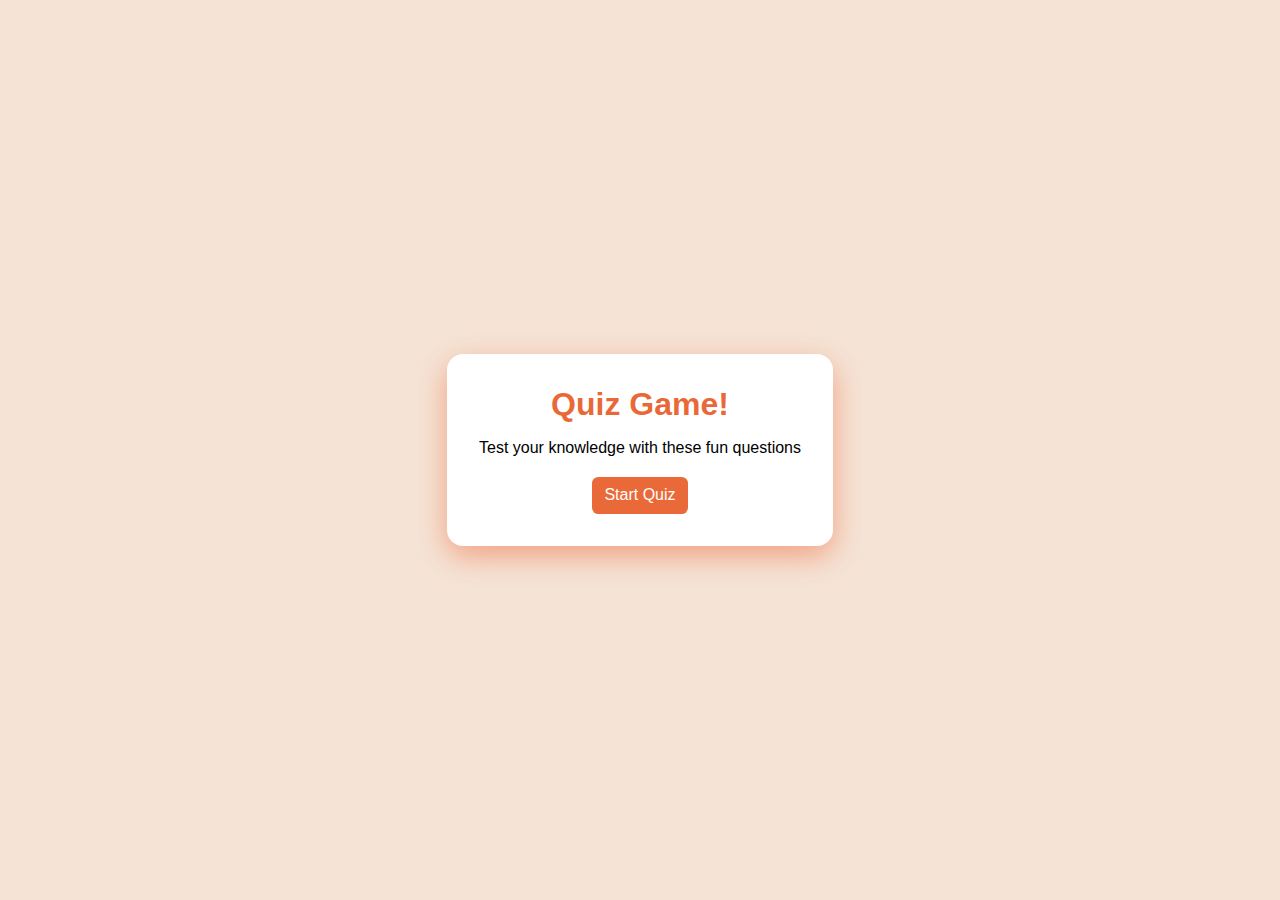
<file: 01-quiz-game/index.html>
<!DOCTYPE html>
<html lang="en">
  <head>
    <meta charset="UTF-8" />
    <meta name="viewport" content="width=device-width, initial-scale=1.0" />
    <link rel="stylesheet" href="style.css" />
    <title>Quiz Game</title>
  </head>
  <body>
    <div class="container">
      <!-- Start Screen -->
      <div class="screen active" id="start-screen">
        <h1 class="main-heading">Quiz Game!</h1>
        <p>Test your knowledge with these fun questions</p>
        <button class="btn start-btn">Start Quiz</button>
      </div>
      <!-- Quiz Screen -->
      <div class="screen" id="quiz-screen">
        <div class="quiz-header">
          <h2 id="question-text">Question text</h2>
          <div class="quiz-info">
            <p>
              Question <span id="current-question">1</span> of
              <span id="total-questions">5</span>
            </p>
            <p>Score: <span id="score">0</span></p>
          </div>
        </div>
        <div class="answers-container" id="answers-container">
          <!-- Answer buttons will be inserted here through JS code -->
        </div>
        <div class="progress-bar">
          <div class="progress" id="progress"></div>
        </div>
      </div>
      <!-- Result Screen -->
      <div class="screen" id="result-screen">
        <h1>Quiz Results</h1>
        <div class="result-info">
          <p>
            You scored <span id="final-score">0</span> out of
            <span id="max-score">5</span>
          </p>
          <div id="result-message">Keep studying!</div>
        </div>
        <button class="btn restart-btn">Restart Quiz</button>
      </div>
    </div>
    <script src="script.js"></script>
  </body>
</html>
</file>
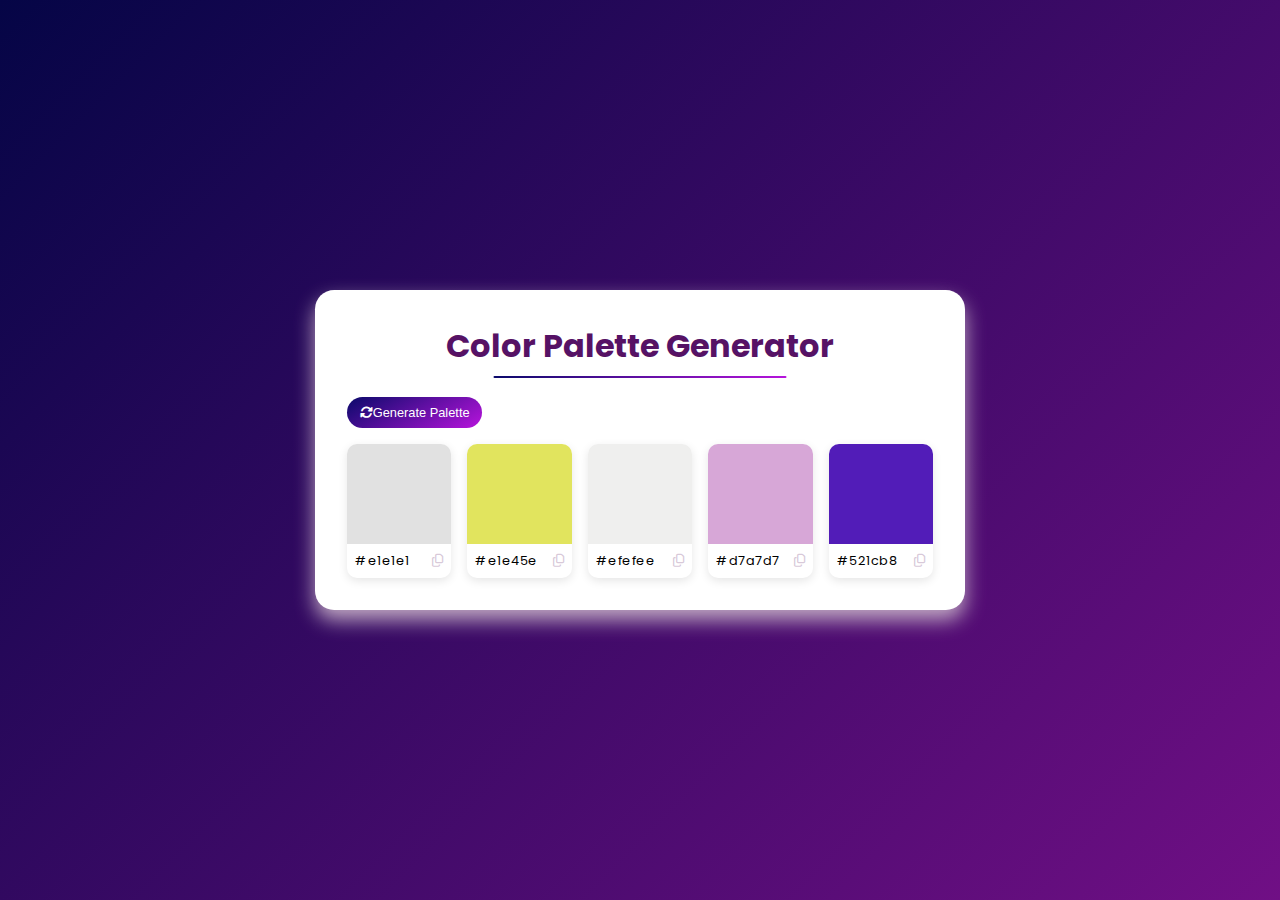
<file: 02-color-palette-generator/index.html>
<!DOCTYPE html>
<html lang="en">
  <head>
    <meta charset="UTF-8" />
    <meta name="viewport" content="width=device-width, initial-scale=1.0" />
    <link rel="stylesheet" href="style.css" />
    <link
      rel="stylesheet"
      href="https://cdnjs.cloudflare.com/ajax/libs/font-awesome/6.7.2/css/all.min.css"
      integrity="sha512-Evv84Mr4kqVGRNSgIGL/F/aIDqQb7xQ2vcrdIwxfjThSH8CSR7PBEakCr51Ck+w+/U6swU2Im1vVX0SVk9ABhg=="
      crossorigin="anonymous"
      referrerpolicy="no-referrer"
    />
    <title>Color Palette Generator</title>
  </head>
  <body>
    <main>
      <div class="container">
        <h1>Color Palette Generator</h1>
        <button id="generate-btn">
          <i class="fas fa-sync-alt"></i>Generate Palette
        </button>

        <div class="palette-container">
          <!-- Color Box 1 -->
          <div class="color-box">
            <div class="color" style="background-color: #e1e1e1"></div>
            <div class="color-info">
              <span class="hex-value">#e1e1e1</span>
              <i class="far fa-copy copy-btn" title="Copy to clipboard"></i>
            </div>
          </div>
          <!-- Color Box 2 -->
          <div class="color-box">
            <div class="color" style="background-color: #e1e45e"></div>
            <div class="color-info">
              <span class="hex-value">#e1e45e</span>
              <i class="far fa-copy copy-btn" title="Copy to clipboard"></i>
            </div>
          </div>
          <!-- Color Box 3 -->
          <div class="color-box">
            <div class="color" style="background-color: #efefee"></div>
            <div class="color-info">
              <span class="hex-value">#efefee</span>
              <i class="far fa-copy copy-btn" title="Copy to clipboard"></i>
            </div>
          </div>
          <!-- Color Box 4 -->
          <div class="color-box">
            <div class="color" style="background-color: #d7a7d7"></div>
            <div class="color-info">
              <span class="hex-value">#d7a7d7</span>
              <i class="far fa-copy copy-btn" title="Copy to clipboard"></i>
            </div>
          </div>
          <!-- Color Box 5 -->
          <div class="color-box">
            <div class="color" style="background-color: #521cb8"></div>
            <div class="color-info">
              <span class="hex-value">#521cb8</span>
              <i class="far fa-copy copy-btn" title="Copy to clipboard"></i>
            </div>
          </div>
        </div>
      </div>
    </main>
    <script src="script.js"></script>
  </body>
</html>
</file>
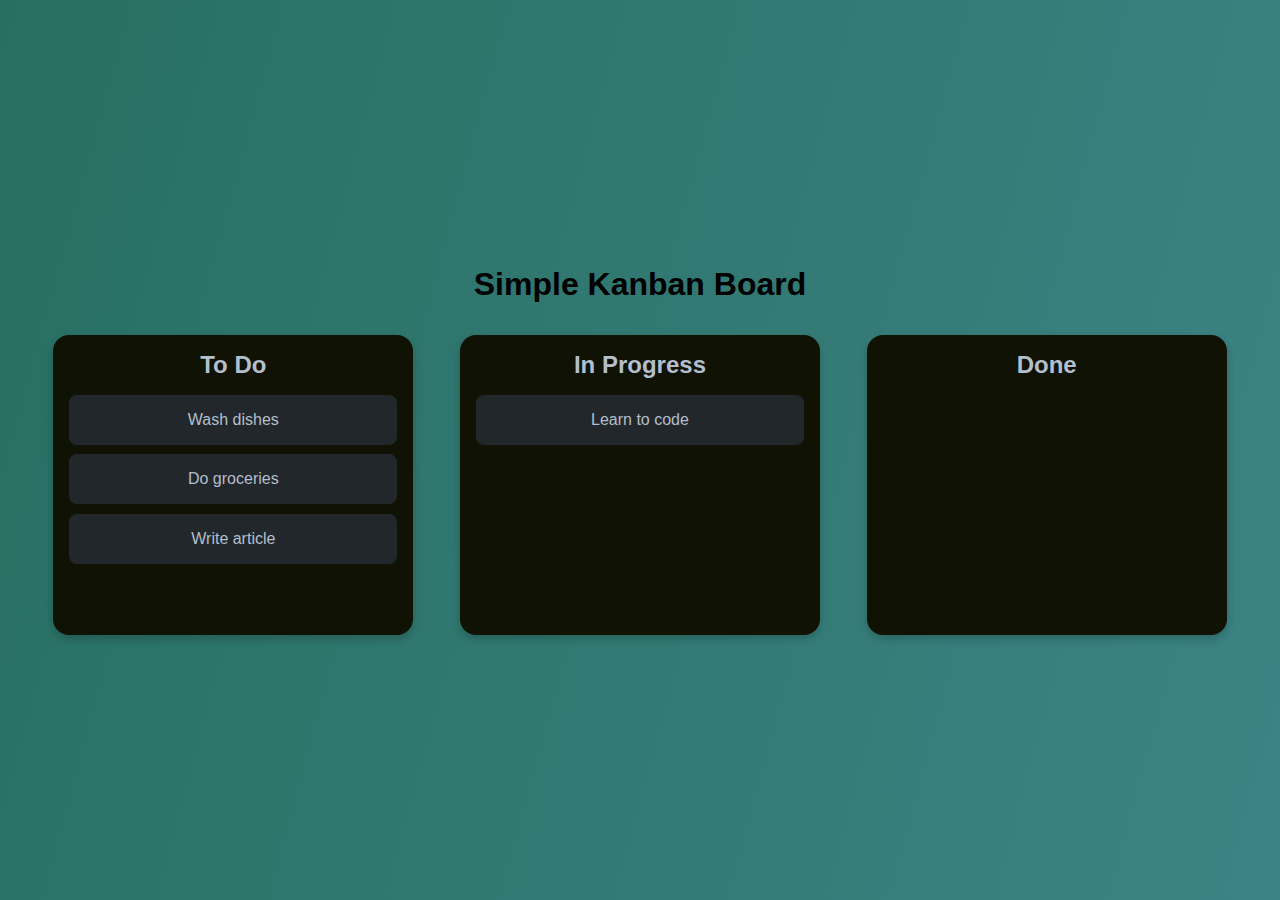
<file: 03-drag-and-drop-board/index.html>
<!DOCTYPE html>
<html lang="en">
  <head>
    <meta charset="UTF-8" />
    <meta name="viewport" content="width=device-width, initial-scale=1.0" />
    <title>Drag and Drop Board</title>
    <link rel="stylesheet" href="style.css" />
  </head>
  <body>
    <main class="container">
      <h1>Simple Kanban Board</h1>
      <div class="board">
        <!-- List 1 -->
        <div class="list" id="list--1">
          <h2>To Do</h2>
          <div class="card" draggable="true" id="card--1">Wash dishes</div>
          <div class="card" draggable="true" id="card--2">Do groceries</div>
          <div class="card" draggable="true" id="card--3">Write article</div>
        </div>

        <!-- List 2 -->
        <div class="list" id="list--2">
          <h2>In Progress</h2>
          <div class="card" draggable="true" id="card--4">Learn to code</div>
        </div>

        <!-- List 3 -->
        <div class="list" id="list--3">
          <h2>Done</h2>
        </div>
      </div>
    </main>
    <script src="script.js"></script>
  </body>
</html>
</file>
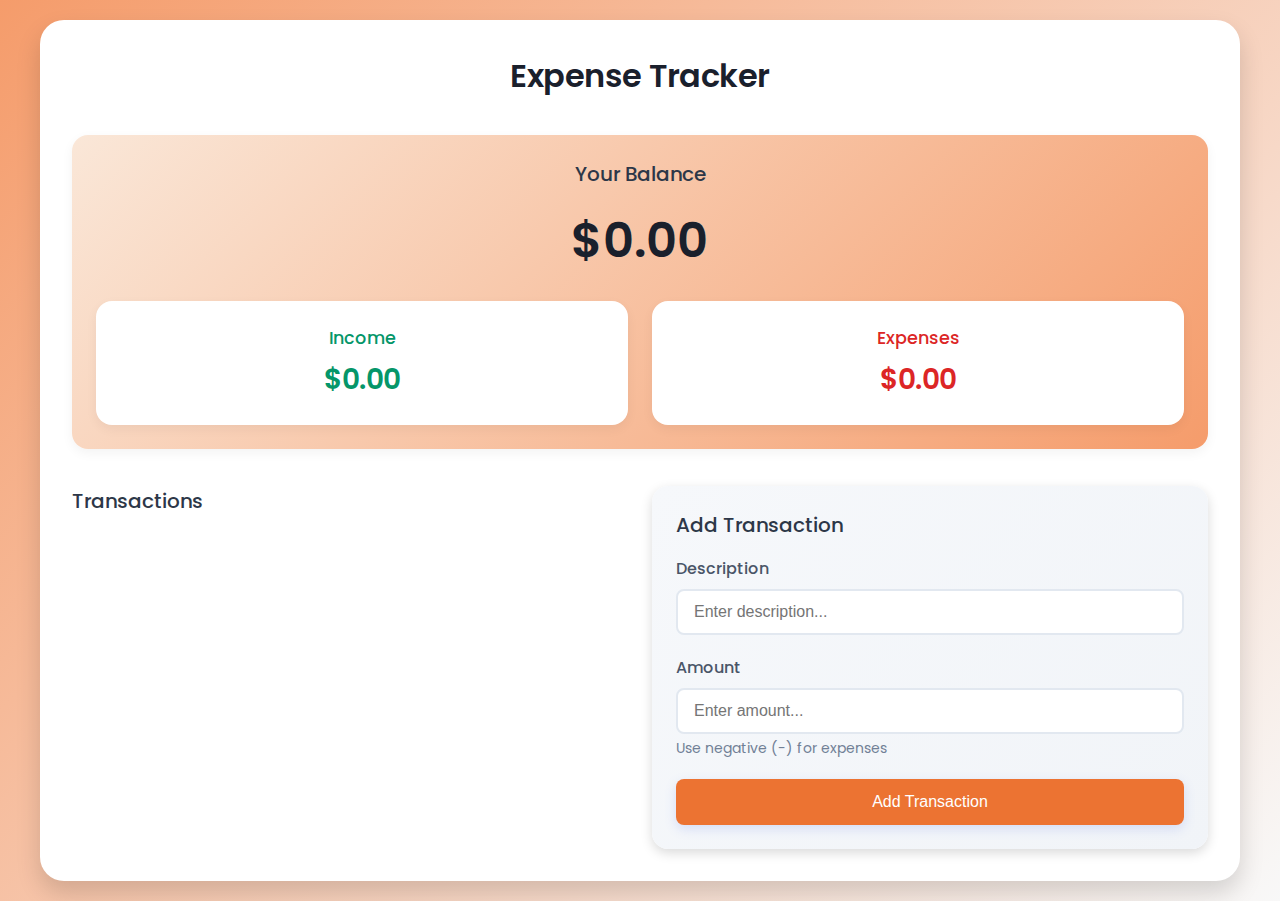
<file: 04-expense-tracker/index.html>
<!DOCTYPE html>
<html lang="en">
  <head>
    <meta charset="UTF-8" />
    <meta name="viewport" content="width=device-width, initial-scale=1.0" />
    <title>Expense Tracker</title>
    <link rel="stylesheet" href="style.css" />
    <link rel="preconnect" href="https://fonts.googleapis.com" />
    <link rel="preconnect" href="https://fonts.gstatic.com" crossorigin />
    <link
      href="https://fonts.googleapis.com/css2?family=Poppins:ital,wght@0,100;0,200;0,300;0,400;0,500;0,600;0,700;0,800;0,900;1,100;1,200;1,300;1,400;1,500;1,600;1,700;1,800;1,900&display=swap"
      rel="stylesheet"
    />
  </head>
  <body>
    <div class="container">
      <h1>Expense Tracker</h1>
      <div class="balance-container">
        <h2>Your Balance</h2>
        <h1 id="balance">$0.00</h1>
        <div class="summary">
          <div class="income">
            <h3>Income</h3>
            <p id="income-amount">$0.00</p>
          </div>
          <div class="expenses">
            <h3>Expenses</h3>
            <p id="expense-amount">$0.00</p>
          </div>
        </div>
      </div>
      <div class="main-content">
        <div class="transaction-container">
          <h2>Transactions</h2>
          <ul id="transaction-list">
            <!-- TRANSACTIONS WILL BE INSERTED HERE -->
          </ul>
        </div>
        <div class="form-container">
          <h2>Add Transaction</h2>
          <form id="transaction-form">
            <div class="form-group">
              <label for="description">Description</label>
              <input
                type="text"
                id="description"
                placeholder="Enter description..."
                required
              />
            </div>
            <div class="form-group">
              <label for="amount">Amount</label>
              <input
                type="number"
                id="amount"
                placeholder="Enter amount..."
                required
              />
              <small>Use negative (-) for expenses</small>
            </div>
            <button type="submit">Add Transaction</button>
          </form>
        </div>
      </div>
    </div>
    <script src="script.js"></script>
  </body>
</html>
</file>
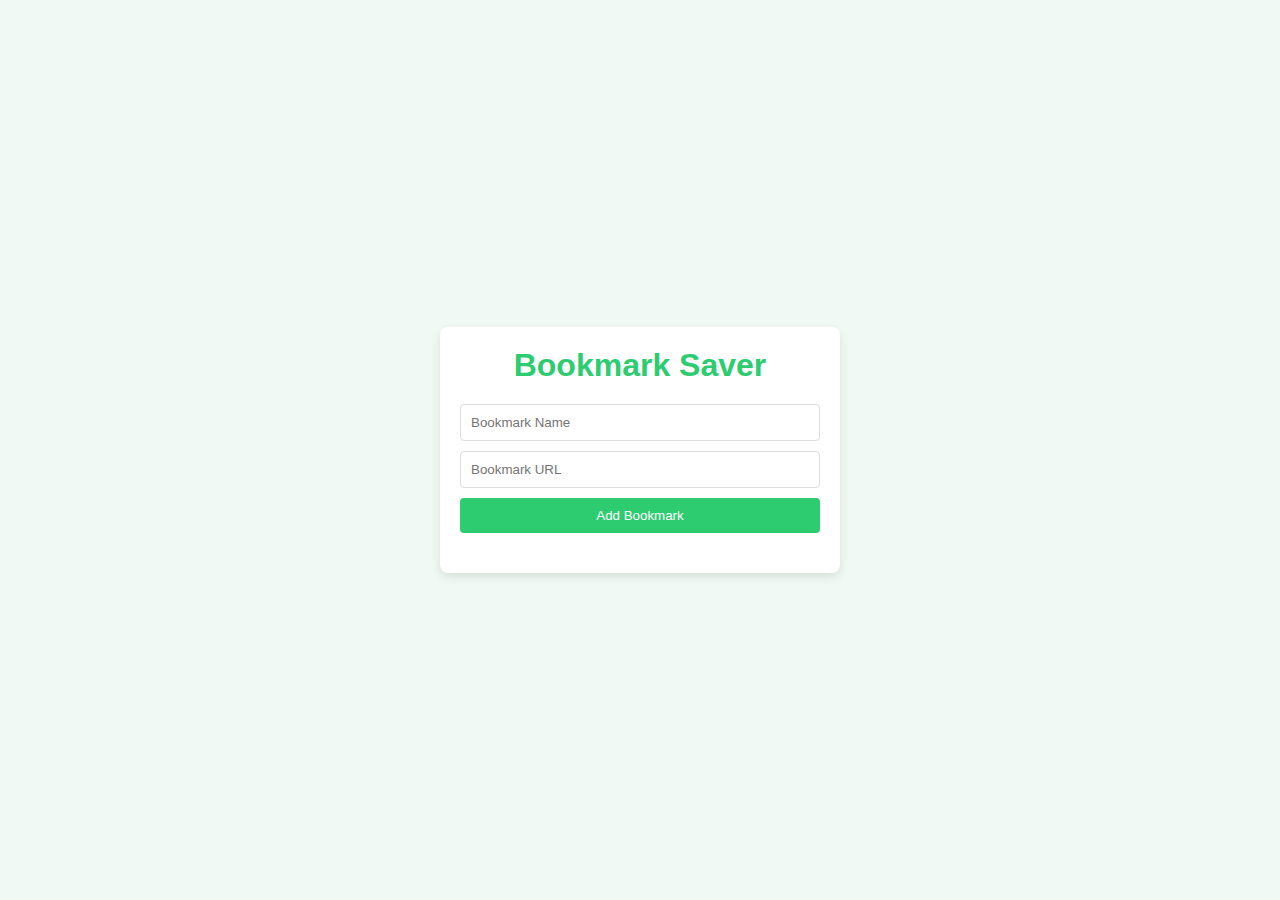
<file: 05-bookmark-saver/index.html>
<!DOCTYPE html>
<html lang="en">
  <head>
    <meta charset="UTF-8" />
    <meta name="viewport" content="width=device-width, initial-scale=1.0" />
    <title>Bookmark Saver</title>
    <link rel="stylesheet" href="style.css" />
  </head>
  <body>
    <div class="app-container">
      <h1>Bookmark Saver</h1>
      <div class="input-container">
        <input type="text" id="bookmark-name" placeholder="Bookmark Name" />
        <input type="url" id="bookmark-url" placeholder="Bookmark URL" />
        <button id="add-bookmark">Add Bookmark</button>
      </div>

      <ul id="bookmark-list"></ul>
    </div>

    <script src="script.js"></script>
  </body>
</html>
</file>
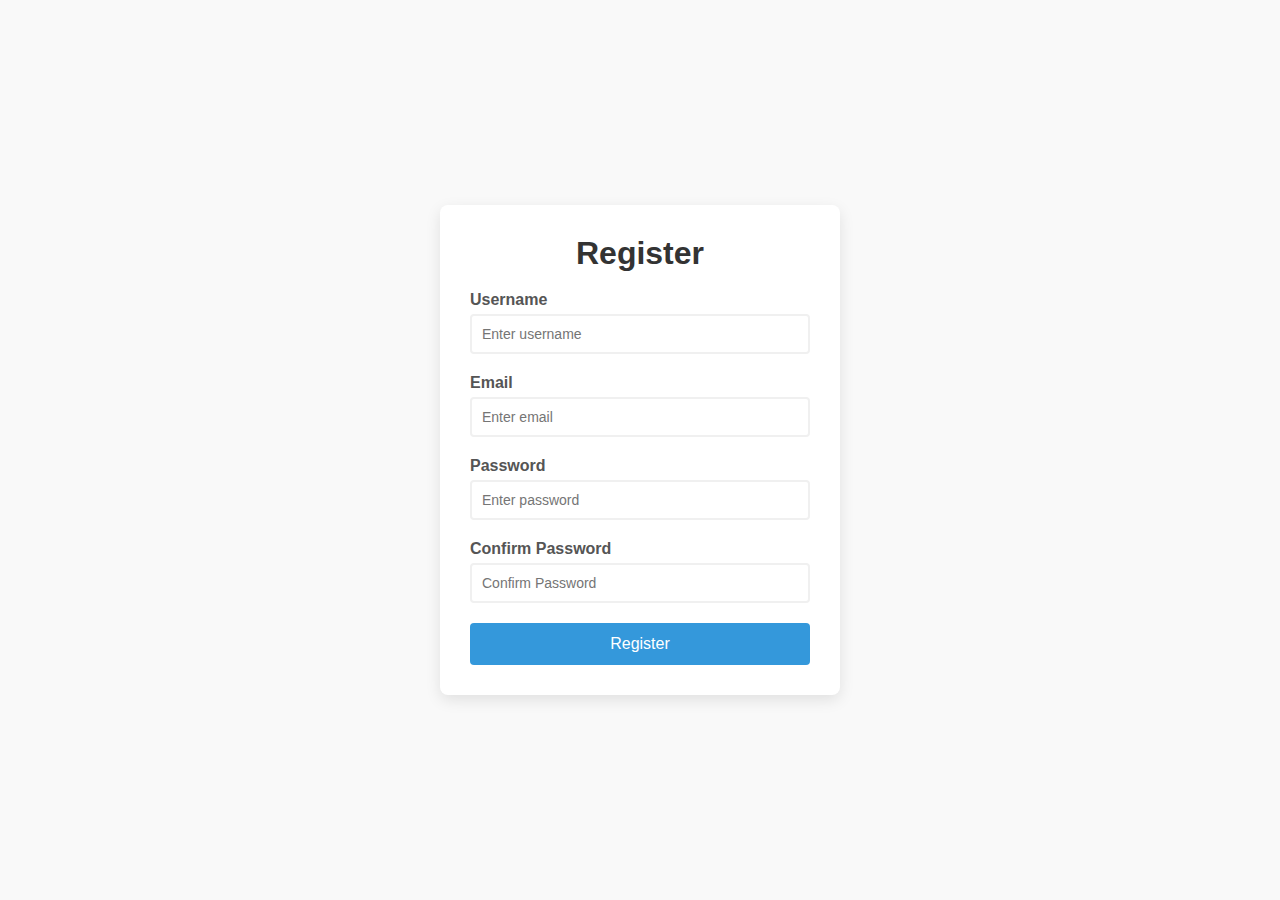
<file: 06-form-validation/index.html>
<!DOCTYPE html>
<html lang="en">
  <head>
    <meta charset="UTF-8" />
    <meta name="viewport" content="width=device-width, initial-scale=1.0" />
    <title>Form Validator</title>
    <link rel="stylesheet" href="style.css" />
  </head>
  <body>
    <div class="container">
      <form id="registration-form">
        <h1>Register</h1>

        <!-- username -->
        <div class="form-group">
          <label for="username">Username</label>
          <input type="text" id="username" placeholder="Enter username" />
          <small></small>
          <!--error shown in red -->
        </div>
        <!-- email -->
        <div class="form-group">
          <label for="email">Email</label>
          <input type="email" id="email" placeholder="Enter email" />
          <small></small>
        </div>
        <!-- password -->
        <div class="form-group">
          <label for="password">Password</label>
          <input type="password" id="password" placeholder="Enter password" />
          <small></small>
        </div>
        <!-- confirm password -->
        <div class="form-group">
          <label for="confirmPassword">Confirm Password</label>
          <input
            type="password"
            id="confirmPassword"
            placeholder="Confirm Password"
          />
          <small></small>
        </div>
        <!-- submit btn -->
        <button type="submit">Register</button>
      </form>
    </div>

    <script src="script.js"></script>
  </body>
</html>
</file>
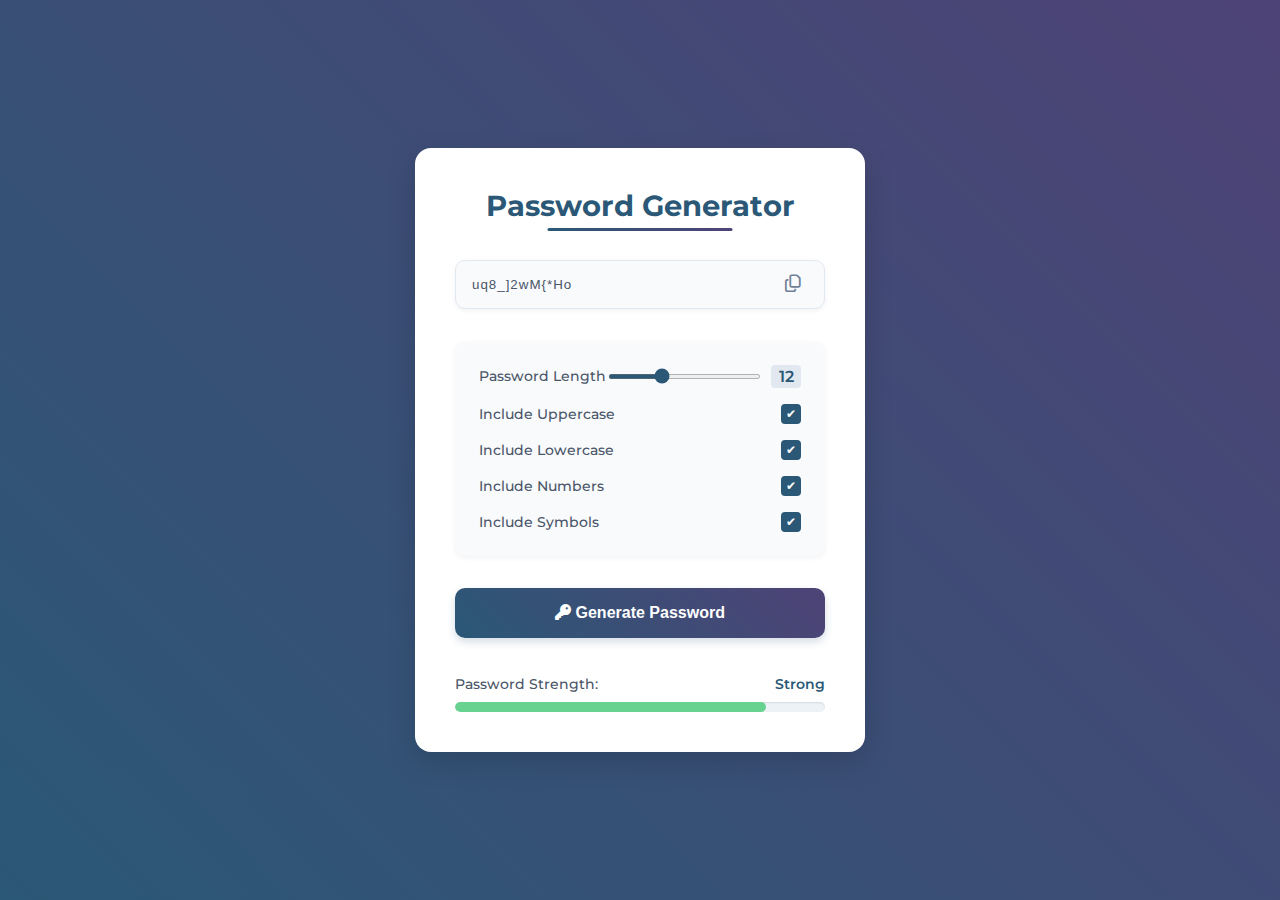
<file: 07-password-generator/index.html>
<!DOCTYPE html>
<html lang="en">
  <head>
    <meta charset="UTF-8" />
    <meta name="viewport" content="width=device-width, initial-scale=1.0" />
    <title>Password Generator</title>
    <link rel="stylesheet" href="style.css" />
    <link
      rel="stylesheet"
      href="https://cdnjs.cloudflare.com/ajax/libs/font-awesome/6.7.2/css/all.min.css"
      integrity="sha512-Evv84Mr4kqVGRNSgIGL/F/aIDqQb7xQ2vcrdIwxfjThSH8CSR7PBEakCr51Ck+w+/U6swU2Im1vVX0SVk9ABhg=="
      crossorigin="anonymous"
      referrerpolicy="no-referrer"
    />
  </head>
  <body>
    <div class="container">
      <h1>Password Generator</h1>

      <!-- password container -->
      <div class="password-container">
        <input type="text" readonly id="password" />
        <i class="far fa-copy" id="copy-btn" title="Copy to clipboard"></i>
      </div>

      <!-- options -->
      <div class="options">
        <!-- password length -->
        <div class="option">
          <label for="length">Password Length</label>
          <div class="range-container">
            <input type="range" id="length" min="6" max="24" value="12" />
            <span id="length-value">12</span>
          </div>
        </div>
        <!-- include uppercase -->
        <div class="option">
          <label for="uppercase">Include Uppercase</label>
          <input type="checkbox" id="uppercase" checked />
        </div>
        <!-- include lowercase -->
        <div class="option">
          <label for="lowercase">Include Lowercase</label>
          <input type="checkbox" id="lowercase" checked />
        </div>
        <!-- include numbers -->
        <div class="option">
          <label for="numbers">Include Numbers</label>
          <input type="checkbox" id="numbers" checked />
        </div>
        <!-- include symbols -->
        <div class="option">
          <label for="symbols">Include Symbols</label>
          <input type="checkbox" id="symbols" checked />
        </div>
      </div>

      <button id="generate-btn">
        <i class="fas fa-key"></i>
        Generate Password
      </button>

      <div class="strength-container">
        <p>Password Strength: <span id="strength-label">Medium</span></p>

        <div class="strength-meter">
          <div class="strength-bar"></div>
        </div>
      </div>
    </div>
    <script src="script.js"></script>
  </body>
</html>
</file>
<file: 01-quiz-game/style.css>
* {
  margin: 0;
  padding: 0;
  box-sizing: border-box;
}

body {
  max-width: 100%;
  min-height: 100vh;
  display: flex;
  align-items: center;
  justify-content: center;
  background-color: #f5e4d6;
  padding: 1rem;
  font-family: sans-serif;
}

.container {
  background-color: white;
  border-radius: 1rem;
  box-shadow: 0px 10px 30px #f19979e7;
  max-width: 100%;
  overflow: hidden;
}

/* SCREENS */
.screen {
  display: none;
  text-align: center;
  padding: 2rem;
}

.screen.active {
  display: block;
}

h1 {
  color: #e85924e7;
  margin-bottom: 1rem;
}

p {
  font-size: 1rem;
  font-weight: 500;
}

#start-screen p {
  font-size: 1rem;
  margin-bottom: 1.2rem;
}

/* QUIZ SCREEN */
.quiz-header {
  margin-bottom: 2rem;
}

#question-text {
  font-size: 2rem;
  margin-bottom: 1rem;
  line-height: 1.4;
}

.quiz-info {
  font-size: 0.3rem;
  color: #666;
  display: flex;
  justify-content: space-between;
  margin-bottom: 0.8rem;
}

.answers-container {
  display: flex;
  flex-direction: column;
  gap: 10px;
  margin-bottom: 1rem;
}

.answer-btn {
  background-color: #f5e4d6;
  color: #333;
  border: solid 1px #d8bca5aa;
  border-radius: 1rem;
  text-align: left;
  padding: 1rem;
  cursor: pointer;
  transition: all 0.3s ease;
}

.answer-btn:hover {
  background-color: #f19979e7;
}
.answer-btn.correct {
  background-color: rgb(199, 252, 235);
  border-color: rgb(116, 226, 190);
  color: rgb(66, 176, 140);
}

.answer-btn.incorrect {
  background-color: rgb(255, 240, 240);
  border-color: rgb(255, 189, 189);
  color: rgb(223, 58, 74);
}

.progress-bar {
  background-color: #f5e4d6;
  height: 10px;
  border-radius: 5px;
  overflow: hidden;
  margin-top: 20px;
}

.progress {
  height: 100%;
  width: 0%;
  background-color: #e85924e7;
  transition: width 0.3s ease;
}

/* RESULT SCREEN */
.result-info {
  background-color: #f5e4d6;
  border-radius: 0.5rem;
  padding: 1.5rem;
  display: flex;
  flex-direction: column;
  gap: 1rem;
  margin-bottom: 1.5rem;
}

#result-message {
  font-size: 1.5rem;
  font-weight: 700;
  color: #e85924e7;
}

.btn {
  background-color: #e85924e7;
  color: #fff;
  padding: 0.6rem 0.8rem;
  border: none;
  border-radius: 0.4rem;
  font-size: 1rem;
  cursor: pointer;
  transition: background-color 0.3s ease;
}

.btn:hover {
  background-color: #c34415e7;
}

/* RESPONSIVE DESIGN */
@media (max-width: 500px) {
  .screen {
    padding: 1rem;
  }

  #start-screen h1 {
    font-size: 2rem;
  }
}
</file>
<file: 02-color-palette-generator/style.css>
@import url("https://fonts.googleapis.com/css2?family=Poppins:ital,wght@0,100;0,200;0,300;0,400;0,500;0,600;0,700;0,800;0,900;1,100;1,200;1,300;1,400;1,500;1,600;1,700;1,800;1,900&display=swap");

* {
  margin: 0;
  padding: 0;
  box-sizing: border-box;
}

body {
  min-height: 100vh;
  font-family: "Poppins", sans-serif;
  background: linear-gradient(135deg, #050546, #700f85);
  display: flex;
  align-items: center;
  justify-content: center;
  padding: 1.2rem;
}

.container {
  background-color: #fff;
  border-radius: 1.2rem;
  padding: 2rem;
  width: 100%;
  min-width: 650px;
  box-shadow: 0 10px 20px #c1a9c3;
}

h1 {
  font-size: 32px;
  color: #561265;
  text-align: center;
  margin-bottom: 1.2rem;
  position: relative;
  padding-bottom: 0.5rem;
}

h1::after {
  content: "";
  position: absolute;
  background: linear-gradient(150deg, #0a0a6a, #b714dc);
  bottom: 0;
  left: 50%;
  transform: translateX(-50%);
  width: 50%;
  height: 2px;
  border-radius: 2px;
}

#generate-btn {
  border-radius: 50px;
  padding: 0.5rem 0.8rem;
  font-size: 0.8rem;
  font-weight: 500;
  /* background: #700f85; */
  background: linear-gradient(150deg, #0a0a6a, #b714dc);
  color: #fff;
  border: none;
  margin-bottom: 1rem;
  transition: background-color 0.3s ease;
}

#generate-btn:hover {
  background: linear-gradient(150deg, #fff, #b714dc);
  color: #561265;
  border: none;
  cursor: pointer;
}

.palette-container {
  display: grid;
  gap: 1rem;
  grid-template-columns: repeat(auto-fit, minmax(100px, 1fr));
}

.color-box {
  border-radius: 10px;
  overflow: hidden;
  box-shadow: 0 3px 10px rgb(0, 0, 0, 0.1);
  transition: transform 0.2s;
}

.color-box:hover {
  transform: translateY(-5px);
}

.color {
  height: 100px;
  cursor: pointer;
}

.color-info {
  display: flex;
  align-items: center;
  justify-content: space-between;
  padding: 0.5rem;
  font-size: 0.8rem;
}

.hex-value {
  font-weight: 400;
  letter-spacing: 0.5px;
}

.copy-btn {
  cursor: pointer;
  color: #c1a9c3a6;
  transition: color 0.3s;
}

.copy-btn:hover {
  color: #700f85;
}

@media (min-width: 550px) {
  .palette-container {
    grid-template-columns: repeat(auto-fit, minmax(80px, 1fr));
  }
}
</file>
<file: 03-drag-and-drop-board/style.css>
* {
  margin: 0;
  padding: 0;
  box-sizing: border-box;
}

body {
  font-family: sans-serif;
  background: linear-gradient(105deg, #286f61, #3c8385);
  min-height: 100vh;
  display: flex;
  align-items: center;
  justify-content: center;
}

.container {
  width: 100%;
  text-align: center;
  padding: 1.3rem;
}

h1 {
  font-size: 2rem;
  color: #000000;
  margin-bottom: 2rem;
}

.board {
  display: flex;
  justify-content: space-around;
  align-items: flex-start;
  width: 100%;
  max-width: 1200px;
  margin: 0 auto;
  gap: 20px;
}

.list {
  background-color: #101204;
  color: #b3bfcc;
  border-radius: 1rem;
  width: 30%;
  padding: 1rem;
  min-height: 300px;
  box-shadow: 0 4px 8px rgba(0, 0, 0, 0.2);
}

.list h2 {
  margin-bottom: 1rem;
  font-size: 1.5rem;
}

.card {
  background-color: #22272b;
  padding: 1rem;
  font-size: 1rem;
  margin-bottom: 0.6rem;
  border-radius: 0.5rem;
  cursor: grab;
  transition: transform 0.2s;
}

.card:hover {
  border: 2px solid #fff;
}

.card:active {
  cursor: grabbing;
  transform: scale(1.05);
}

.list.over {
  background-color: #22272b;
}

@media (max-width: 700px) {
  .board {
    flex-direction: column;
    align-items: center;
  }

  .list {
    width: 80%;
    margin-bottom: 20px;
  }
}
</file>
<file: 04-expense-tracker/style.css>
* {
  margin: 0;
  padding: 0;
  box-sizing: border-box;
}

body {
  background: linear-gradient(135deg, #f59c6b, #f8f8f8);
  min-height: 100vh;
  font-family: "Poppins", sans-serif;
  display: flex;
  align-items: center;
  justify-content: center;
  padding: 20px;
  color: #2d3436;
}

.container {
  width: 100%;
  max-width: 1200px;
  background-color: #fff;
  padding: 2rem;
  border-radius: 24px;
  box-shadow: 0 12px 24px rgba(0, 0, 0, 0.15);
}

h1 {
  text-align: center;
  color: #1a202c;
  margin-bottom: 35px;
  font-weight: 600;
  letter-spacing: -0.5px;
}

h2 {
  color: #2d3748;
  margin-bottom: 1rem;
  font-size: 1.25rem;
  font-weight: 500;
}

.balance-container {
  text-align: center;
  margin-bottom: 2.3rem;
  padding: 24px;
  background: linear-gradient(135deg, #fae7d8, #f59c6b);
  border-radius: 1rem;
  box-shadow: 0 4px 12px rgba(0, 0, 0, 0.05);
}

.balance-container h1 {
  font-size: 3rem;
  margin: 15px 0;
}

.summary {
  display: grid;
  grid-template-columns: 1fr 1fr;
  gap: 24px;
  margin-top: 24px;
}

.income,
.expenses {
  background-color: #fff;
  padding: 24px;
  border-radius: 1rem;
  box-shadow: 0 4px 12px rgba(0, 0, 0, 0.05);
  transition: transform 0.2s ease;
}

.income:hover,
.expenses:hover {
  transform: translateY(-2px);
}

.income h3 {
  color: #059669;
  font-size: 1.1rem;
  font-weight: 500;
}

.expenses h3 {
  color: #dc2626;
  font-size: 1.1rem;
  font-weight: 500;
}

.income p,
.expenses p {
  margin-top: 8px;
  font-size: 1.75rem;
  font-weight: 600;
}

.income p {
  color: #059669;
}
.expenses p {
  color: #dc2626;
}

.main-content {
  display: grid;
  grid-template-columns: 1fr 1fr;
  gap: 24px;
}

.transaction-container {
  height: 100%;
  display: flex;
  flex-direction: column;
}

#transaction-list {
  list-style: none;
  max-height: 500px;
  overflow-y: auto;
  padding-right: 8px;
  flex-grow: 1;
}

#transaction-list::-webkit-scrollbar {
  width: 8px;
}

#transaction-list::-webkit-scrollbar-track {
  /* track is the bg of the scrollbar */
  background-color: #f1f1f1;
  border-radius: 4px;
}

#transaction-list::-webkit-scrollbar-thumb {
  /* thumb is the draggable part of the scrollbar */
  background-color: #cbd5e0;
  border-radius: 4px;
}

#transaction-list::-webkit-scrollbar-thumb:hover {
  background-color: #a0aec0;
}

.transaction {
  display: flex;
  justify-content: space-between;
  align-items: center;
  padding: 1rem 1.2rem;
  margin-bottom: 12px;
  border-radius: 12px;
  background-color: #fff;
  box-shadow: 0 2px 8px rgba(0, 0, 0, 0.05);
  transition: all 0.2s ease;
  border-right: 5px solid;
  animation: slideIn 0.3s ease;
}

@keyframes slideIn {
  from {
    opacity: 0;
    transform: translateX(-20px);
  }

  to {
    opacity: 1;
    transform: translateX(0px);
  }
}

.transaction:hover {
  transform: translateX(4px);
  box-shadow: 0 4px 12px rgba(0, 0, 0, 0.1);
}

.transaction.income {
  border-right-color: #059669;
}

.transcation.expense {
  border-right-color: #dc2626;
}

.transaction .delete-btn {
  background: none;
  border: none;
  color: #dc2626;
  cursor: pointer;
  font-size: 1.4rem;
  opacity: 0;
  transition: all 0.2s ease;
  padding: 4px 8px;
  border-radius: 4px;
  margin-left: 12px;
}

.transaction:hover .delete-btn {
  opacity: 1;
}

.transaction .delete-btn:hover {
  background-color: #fee2e2;
  transform: scale(1.1);
}

.form-container {
  background: linear-gradient(135deg, #f6f8fb, #f1f4f8);
  padding: 24px;
  border-radius: 16px;
  box-shadow: 0 4px 12px rgba(0, 0, 0, 0.15);
  height: 100%;
  display: flex;
  flex-direction: column;
}

.form-container form {
  height: 100%;
  display: flex;
  flex-direction: column;
}

.form-group {
  margin-bottom: 20px;
}

label {
  display: block;
  margin-bottom: 8px;
  color: #4a5568;
  font-weight: 500;
}

input {
  width: 100%;
  padding: 12px 16px;
  border: 2px solid #e2e8f0;
  border-radius: 8px;
  font-size: 1rem;
  transition: all 0.2s ease;
  background-color: #fff;
}

input:focus {
  outline: none;
  border-color: #667eea;
  box-shadow: 0 0 0 3px rgba(102, 126, 234, 0.1);
}

input:hover {
  border-color: #cbd5e0;
}

small {
  color: #718096;
  font-size: 0.875rem;
  margin-top: 4px;
  display: block;
}

button[type="submit"] {
  width: 100%;
  padding: 14px;
  background: #ec7332;
  color: #fff;
  border: none;
  border-radius: 8px;
  cursor: pointer;
  font-size: 1rem;
  font-weight: 500;
  transform: all 0.2s ease;
  box-shadow: 0 4px 12px rgba(102, 126, 234, 0.2);
  margin-top: auto;
}

button[type="submit"]:hover {
  transform: translateY(-2px);
  box-shadow: 0 6px 16px rgba(102, 126, 234, 0.3);
}

button[type="submit"]:active {
  transform: translateY(0);
}

/* RESPONSIVENESS */

@media (max-width: 900px) {
  .main-content {
    grid-template-columns: 1fr;
  }

  #transaction-list {
    max-height: 300px;
  }
}

@media (max-width: 480px) {
  .container {
    padding: 24px;
  }

  .summary {
    grid-template-columns: 1fr;
    gap: 16px;
  }

  .balance-container {
    font-size: 2.5rem;
  }

  .income p,
  .expenses p {
    font-size: 1.5rem;
  }

  .transaction {
    padding: 14px 16px;
  }

  h1 {
    font-size: 1.8rem;
  }
}
</file>
<file: 05-bookmark-saver/style.css>
* {
  margin: 0;
  padding: 0;
  box-sizing: border-box;
}

body {
  font-family: sans-serif;
  background-color: #f0f9f4;
  color: #333;
  display: flex;
  justify-content: center;
  align-items: center;
  height: 100vh;
}

.app-container {
  background-color: #fff;
  padding: 20px;
  border-radius: 8px;
  box-shadow: 0 4px 10px rgba(0, 0, 0, 0.1);
  max-width: 400px;
  width: 90%;
  text-align: center;
}

h1 {
  color: #2ecc71;
  margin-bottom: 20px;
}

.input-container {
  display: flex;
  flex-direction: column;
  gap: 10px;
  margin-bottom: 20px;
}

input {
  padding: 10px;
  border-radius: 4px;
  border: 1px solid #ddd;
}

button {
  padding: 10px;
  background-color: #2ecc71;
  color: white;
  border: none;
  border-radius: 4px;
  cursor: pointer;
  transition: background-color 0.3s ease;
}

button:hover {
  background-color: #27ae60;
}

#bookmark-list {
  list-style: none;
  padding: 0;
}

#bookmark-list li {
  background-color: #f9f9f9;
  padding: 10px;
  border: 1px solid #ddd;
  border-radius: 4px;
  margin-bottom: 10px;
  display: flex;
  justify-content: space-between;
  align-items: center;
}

#bookmark-list a {
  color: #2ecc71;
  text-decoration: none;
}

#bookmark-list button {
  background-color: #e74c3c;
  padding: 5px 10px;
}

#bookmark-list button:hover {
  background-color: #c0392b;
}
</file>
<file: 06-form-validation/style.css>
* {
  margin: 0;
  padding: 0;
  box-sizing: border-box;
}

body {
  background-color: #f9f9f9;
  font-family: sans-serif;
  display: flex;
  align-items: center;
  justify-content: center;
  min-height: 100vh;
}

.container {
  background-color: #fff;
  border-radius: 8px;
  box-shadow: 0px 5px 15px rgba(0, 0, 0, 0.1);
  width: 100%;
  max-width: 400px;
  padding: 30px;
  overflow: hidden;
}

h1 {
  text-align: center;
  color: #333;
  margin-bottom: 1.2rem;
}

.form-group {
  margin-bottom: 20px;
  position: relative;
}

label {
  display: block;
  margin-bottom: 5px;
  color: #555;
  font-weight: bold;
}

input {
  border: 2px solid #f0f0f0;
  border-radius: 4px;
  display: block;
  width: 100%;
  padding: 10px;
  font-size: 14px;
  transition: border-color 0.3s;
}

input:focus {
  outline: none;
  border-color: #3498db;
}

small {
  visibility: hidden;
  position: absolute;
  bottom: -18px;
  left: 0;
  font-size: 12px;
}

button {
  cursor: pointer;
  background: #3498db;
  border: none;
  color: white;
  display: block;
  font-size: 1rem;
  margin-top: 20px;
  padding: 12px;
  border-radius: 4px;
  width: 100%;
  transition: background-color 0.3s;
}

button:hover {
  background-color: #2980b9;
}

.form-group.error input {
  border-color: #e74c3c;
}

.form-group.success input {
  border-color: #2ecc71;
}

.form-group.error small {
  visibility: visible;
  color: #e74c3c;
}
</file>
<file: 07-password-generator/style.css>
@import url(https://fonts.googleapis.com/css?family=Montserrat:100,200,300,regular,500,600,700,800,900,100italic,200italic,300italic,italic,500italic,600italic,700italic,800italic,900italic);

:root {
  --primary-color: #2b5876;
  --secondary-color: #4e4376;
  --weak-color: #fc8181;
  --medium-color: #fbd38d;
  --strong-color: #68d391;
}

* {
  padding: 0;
  margin: 0;
  box-sizing: border-box;
}

body {
  font-family: "Montserrat", sans-serif;
  min-height: 100vh;
  display: flex;
  justify-content: center;
  align-items: center;
  color: #333;
  padding: 20px;
  background: linear-gradient(
    45deg,
    var(--primary-color),
    var(--secondary-color)
  );
}

.container {
  background-color: #fff;
  width: 100%;
  max-width: 450px;
  padding: 2.5rem;
  border-radius: 1rem;
  box-shadow: 0 10px 30px rgba(0, 0, 0, 0.15);
}

h1 {
  text-align: center;
  margin-bottom: 1.8rem;
  color: var(--primary-color);
  font-size: 1.8rem;
  font-weight: 700;
  position: relative;
  padding-bottom: 0.5rem;
}

h1::after {
  content: "";
  position: absolute;
  bottom: 0;
  left: 50%;
  transform: translateX(-50%);
  width: 50%;
  height: 3px;
  background: linear-gradient(
    45deg,
    var(--primary-color),
    var(--secondary-color)
  );
  border-radius: 2px;
}

.password-container {
  margin-bottom: 2rem;
  background-color: #f8fafc;
  border-radius: 10px;
  border: 1px solid #e2e8f0;
  overflow: hidden;
  box-shadow: 0 2px 5px rgba(0, 0, 0, 0.05);
  display: flex;
  align-items: center;
  justify-content: space-between;
  padding: 0 1rem 0 0;
}

#password {
  width: 100%;
  padding: 1rem;
  padding-right: 50px;
  border: none;
  background: transparent;
  color: #4a5568;
  letter-spacing: 1px;
  outline: none;
  border-radius: 10px;
}

#copy-btn {
  cursor: pointer;
  color: #718096;
  font-size: 1.1rem;
  width: 35px;
  height: 35px;
  display: flex;
  align-items: center;
  justify-content: center;
  border-radius: 50%;
}

#copy-btn:hover {
  color: var(--primary-color);
}

.options {
  margin-bottom: 2rem;
  background-color: #f8fafc;
  padding: 1.5rem;
  border-radius: 10px;
  box-shadow: 0 2px 5px rgba(0, 0, 0, 0.05);
}

.option {
  display: flex;
  align-items: center;
  justify-content: space-between;
  margin-bottom: 1rem;
}

.option:last-child {
  margin-bottom: 0;
}

.option label {
  font-size: 0.9rem;
  color: #4a5568;
  font-weight: 500;
}

.range-container {
  display: flex;
  align-items: center;
  gap: 10px;
  width: 60%;
}

input[type="range"] {
  accent-color: var(--primary-color);
  height: 5px;
  cursor: pointer;
  flex: 1;
}

input[type="checkbox"] {
  width: 20px;
  height: 20px;
  border: 2px solid var(--primary-color);
  appearance: none;
  border-radius: 4px;
  cursor: pointer;
  outline: none;
  position: relative;
  transition: all 0.3s;
}

input[type="checkbox"]:checked {
  background-color: var(--primary-color);
}

input[type="checkbox"]:checked::after {
  content: "\2714";
  position: absolute;
  color: white;
  left: 50%;
  top: 50%;
  transform: translate(-50%, -50%);
  font-size: 12px;
}

#length-value {
  font-weight: 600;
  color: var(--primary-color);
  width: 30px;
  text-align: center;
  background: #e2e8f0;
  border-radius: 4px;
  padding: 2px 5px;
}

button {
  width: 100%;
  padding: 1rem;
  background: linear-gradient(
    45deg,
    var(--primary-color),
    var(--secondary-color)
  );
  color: white;
  border: none;
  border-radius: 10px;
  font-size: 1rem;
  font-weight: 600;
  cursor: pointer;
  transition: all 0.3s;
  margin-bottom: 1.5rem;
  box-shadow: 0 4px 8px rgba(43, 88, 118, 0.2);
}

button:hover {
  transform: translateY(-2px);
}

button:active {
  transform: translateY(0);
}

.strength-container {
  margin-top: 0.8rem;
}

.strength-container p {
  font-size: 0.9rem;
  color: #4a5568;
  margin-bottom: 0.6rem;
  display: flex;
  justify-content: space-between;
  font-weight: 500;
}

#strength-label {
  color: var(--primary-color);
  font-weight: 600;
}

.strength-meter {
  height: 10px;
  background-color: #edf2f7;
  border-radius: 5px;
  margin-top: 0.5rem;
  overflow: hidden;
  box-shadow: inset 0 1px 2px rgba(0, 0, 0, 0.1);
}

.strength-bar {
  height: 100%;
  width: 0;
  min-width: 5%;
  background-color: var(--weak-color);
  transition: all 0.3s ease;
  border-radius: 5px;
}

@media (max-width: 768px) {
  .container {
    width: 95%;
    padding: 1.8rem;
  }

  h1 {
    font-size: 1.6rem;
  }

  .option label {
    font-size: 0.9rem;
  }
}
</file>
